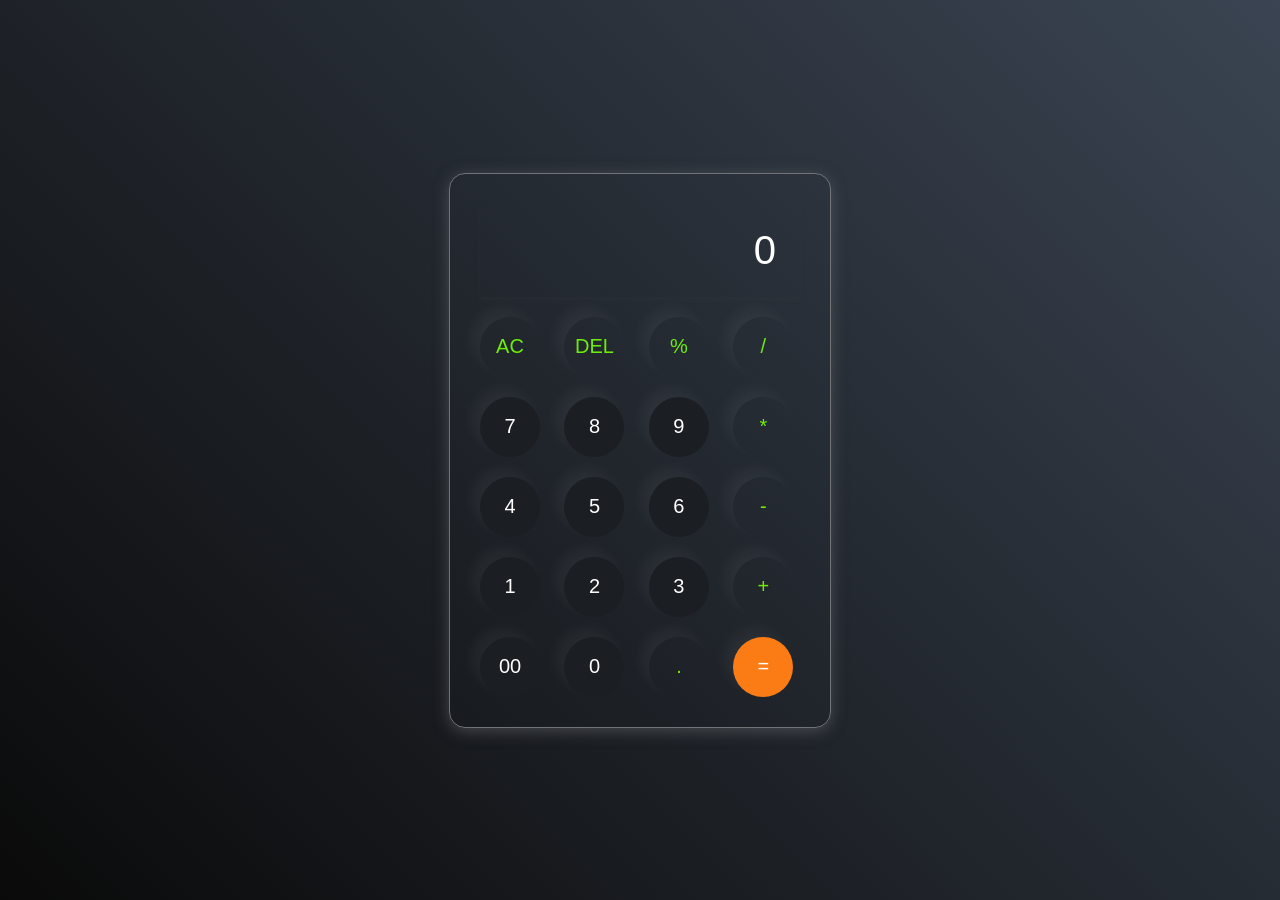
<file: Projects/Calculator/index.html>
<!DOCTYPE html>
<html lang="en">
<head>
  <meta charset="UTF-8">
  <meta name="viewport" content="width=device-width, initial-scale=1.0">
  <title>Calculator</title>
  <link rel="stylesheet" href="styles.css">
</head>
<body>
  <div class="calculator">
    <input type="text" placeholder="0" id="input-box">
    <div>
      <button class="operator">AC</button>
      <button class="operator">DEL</button>
      <button class="operator">%</button>
      <button class="operator">/</button>
    </div>
    <div>
      <button id="no">7</button>
      <button id="no">8</button>
      <button id="no">9</button>
      <button class="operator">*</button>
    </div>
    <div>
      <button id="no">4</button>
      <button id="no">5</button>
      <button id="no">6</button>
      <button class="operator">-</button>
    </div>
    <div>
      <button id="no">1</button>
      <button id="no">2</button>
      <button id="no">3</button>
      <button class="operator">+</button>
    </div>
    <div>
      <button id="no">00</button>
      <button id="no">0</button>
      <button class="operator">.</button>
      <button class="eql-btn">=</button>
    </div>
  </div>
  <script src="app.js"></script>
</body>
</html>
</file>
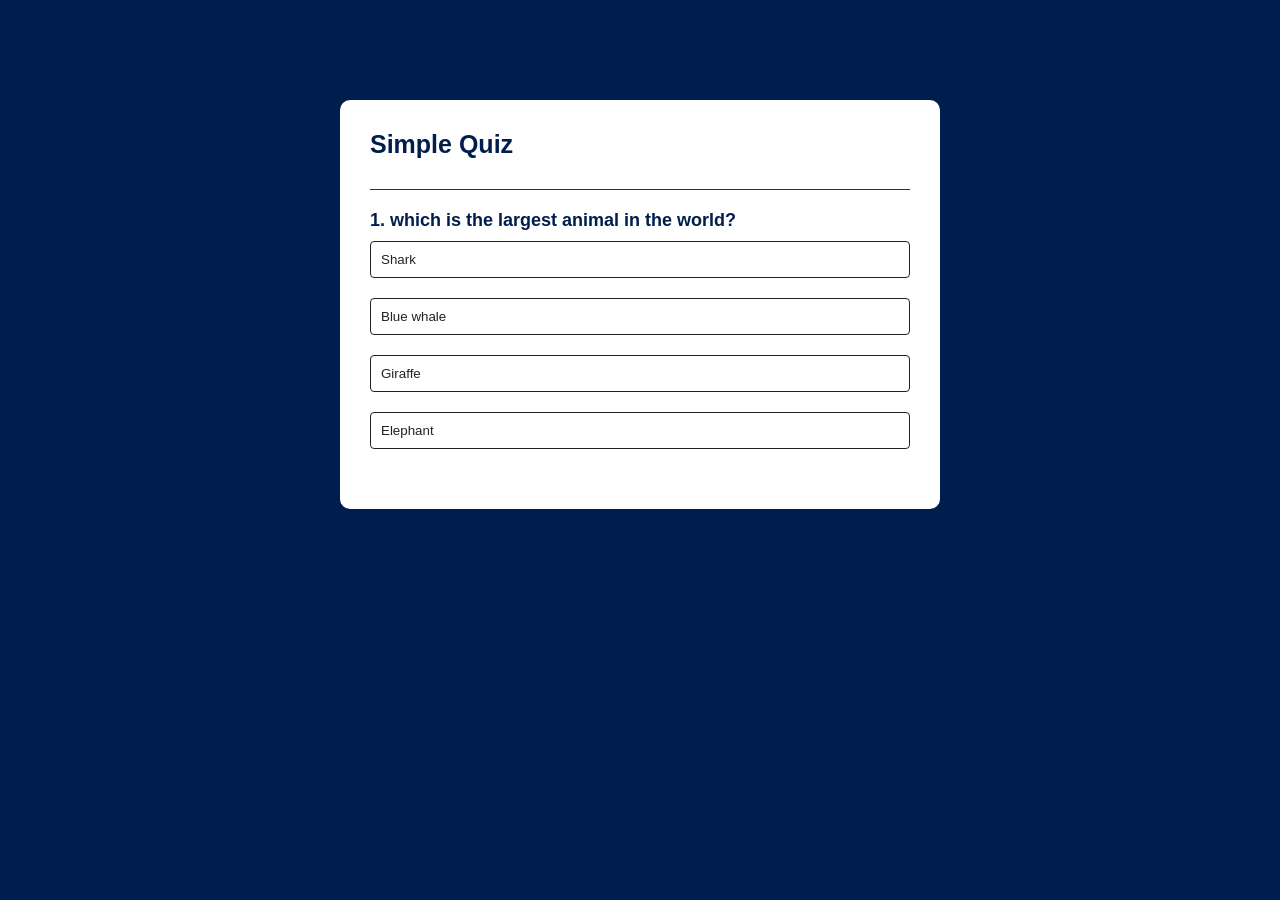
<file: Projects/Quiz App/index.html>
<!DOCTYPE html>
<html lang="en">
  <head>
    <meta charset="UTF-8" />
    <meta name="viewport" content="width=device-width, initial-scale=1.0" />
    <title>Quiz App</title>
    <link rel="stylesheet" href="styles.css" />
  </head>
  <body>
    <div class="app">
      <h1>Simple Quiz</h1>
      <div class="quiz">
        <h2 id="question">Question goes here</h2>
        <div id="answer-buttons">
          <button class="btn">Answer 1</button>
          <button class="btn">Answer 2</button>
          <button class="btn">Answer 3</button>
          <button class="btn">Answer 4</button>
        </div>
        <button id="next-btn">Next</button>
      </div>
    </div>
    <script src="app.js"></script>
  </body>
</html>
</file>
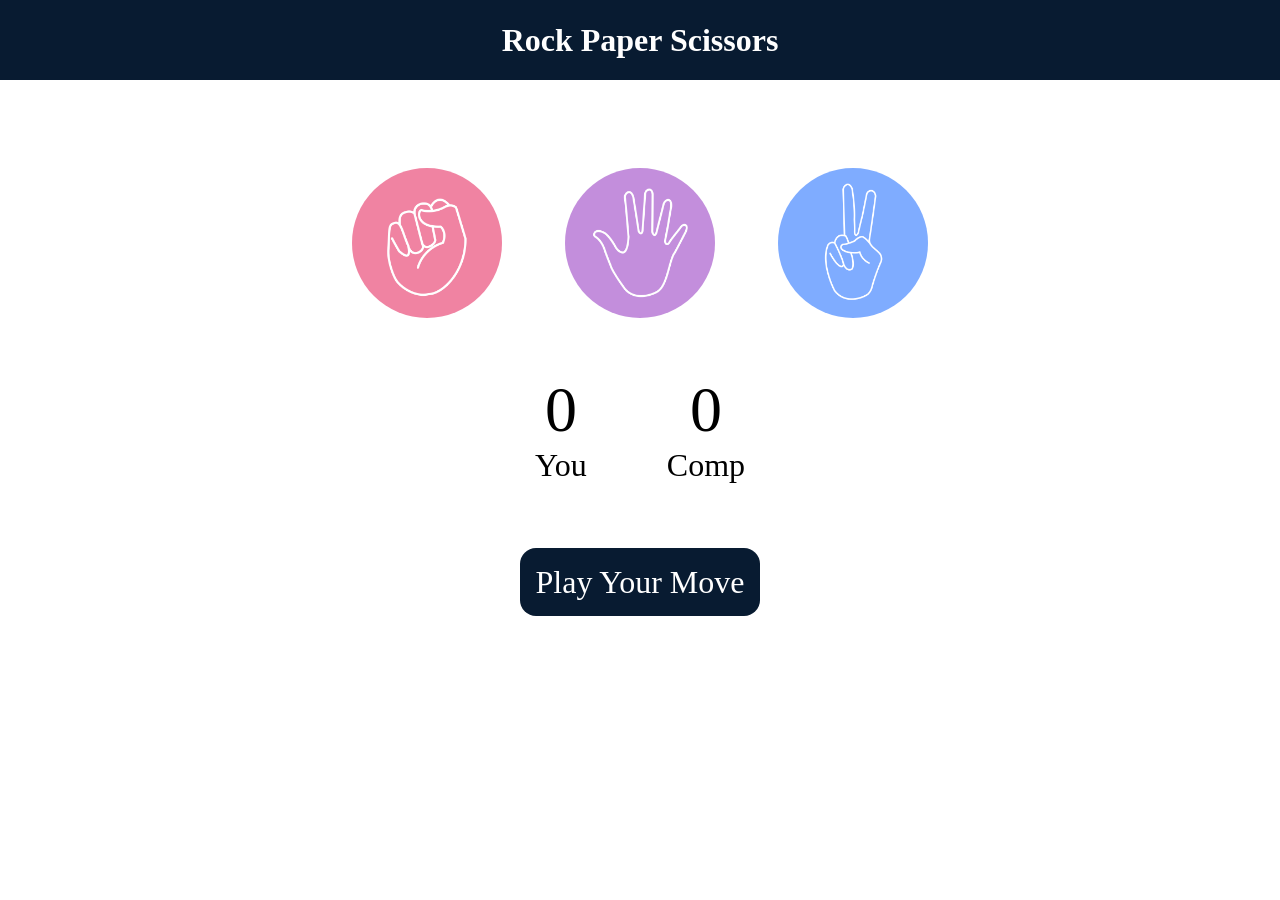
<file: Projects/Rock Paper Sicssors/index.html>
<!DOCTYPE html>
<html lang="en">
  <head>
    <meta charset="UTF-8" />
    <meta name="viewport" content="width=device-width, initial-scale=1.0" />
    <title>Rock Paper Scissors Game</title>
    <link rel="stylesheet" href="styles.css" />
  </head>
  <body>
    <h1>Rock Paper Scissors</h1>
    <div class="choices">
      <div class="choice" id="rock">
        <img src="./images/rock.png" />
      </div>
      <div class="choice" id="paper">
        <img src="./images/paper.png" />
      </div>
      <div class="choice" id="scissors">
        <img src="./images/scissors.png" />
      </div>
    </div>

    <div class="score-board">
      <div class="score">
        <p id="user-score">0</p>
        <p>You</p>
      </div>
      <div>
        <p id="comp-score">0</p>
        <p>Comp</p>
      </div>
    </div>

    <div class="msg-container">
      <p id="msg">Play Your Move</p>
    </div>
    <script src="app.js"></script>
  </body>
</html>
</file>
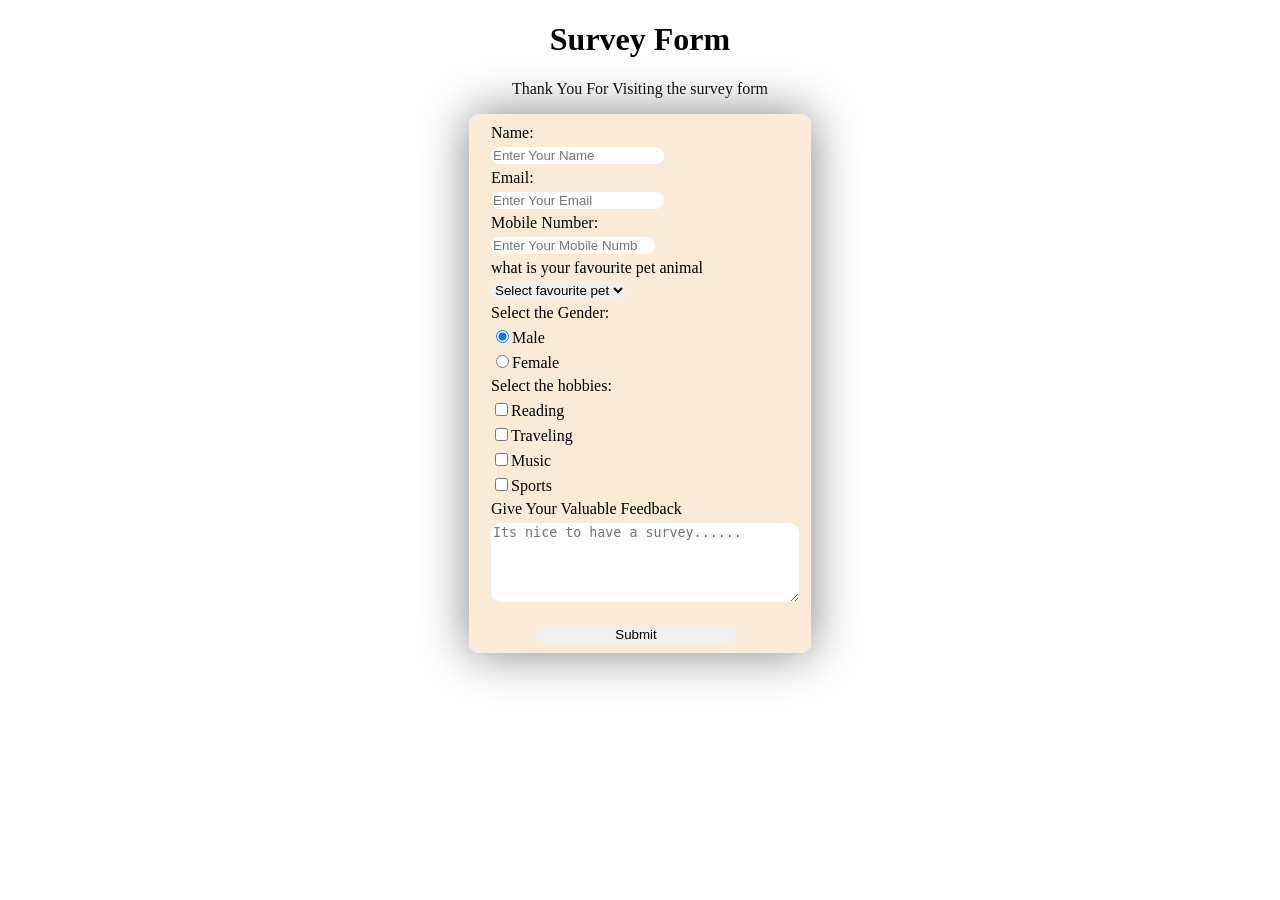
<file: Projects/survey form/index.html>
<!DOCTYPE html>
<html lang="en">
  <head>
    <meta charset="UTF-8" />
    <meta name="viewport" content="width=device-width, initial-scale=1.0" />
    <title>Survey Form</title>
    <link rel="stylesheet" href="styles.css" />
    <h1 id="title">Survey Form</h1>
    <p id="description">Thank You For Visiting the survey form</p>
    <form id="survey-form">
      <fieldset>
        <label for="name" id="name-label">Name:</label>
        <input type="text" id="name" placeholder="Enter Your Name" required />
        <label for="email" id="email-label">Email:</label>
        <input
          id="email"
          type="email"
          placeholder="Enter Your Email"
          required
        />
        <label for="number" id="number-label">Mobile Number:</label>
        <input
          type="number"
          id="number"
          min="10"
          max="10"
          placeholder="Enter Your Mobile Number"
          required
        />
        <label for="dropdown" id="message-label">what is your favourite pet animal</label>
        <select id="dropdown">
          <option selected>Select favourite pet</option>
          <option>Cat</option>
          <option>Dog</option>
          <option>Other</option>
        </select>
        <label>Select the Gender:</label>
        <label>
          <input type="radio" name="gender" value="male" required checked />Male
        </label>
        <label>
          <input type="radio" name="gender" value="female" required />Female
        </label>
        <label>Select the hobbies:</label>
        <label
          ><input type="checkbox" name="hobby" value="reading" />Reading</label
        >
        <label
          ><input type="checkbox" name="hobby" value="traveling" />Traveling</label
        >
        <label><input type="checkbox" name="hobby" value="music" />Music</label>
        <label
          ><input type="checkbox" name="hobby" value="sports" />Sports</label
        >
        <label>Give Your Valuable Feedback</label>
        <textarea
          rows="5"
          cols="36"
          id="textarea"
          placeholder="Its nice to have a survey......"
        ></textarea>
        <input type="submit" value="Submit" id="submit" />
      </fieldset>
    </form>
  </head>
  <body></body>
</html>
</file>
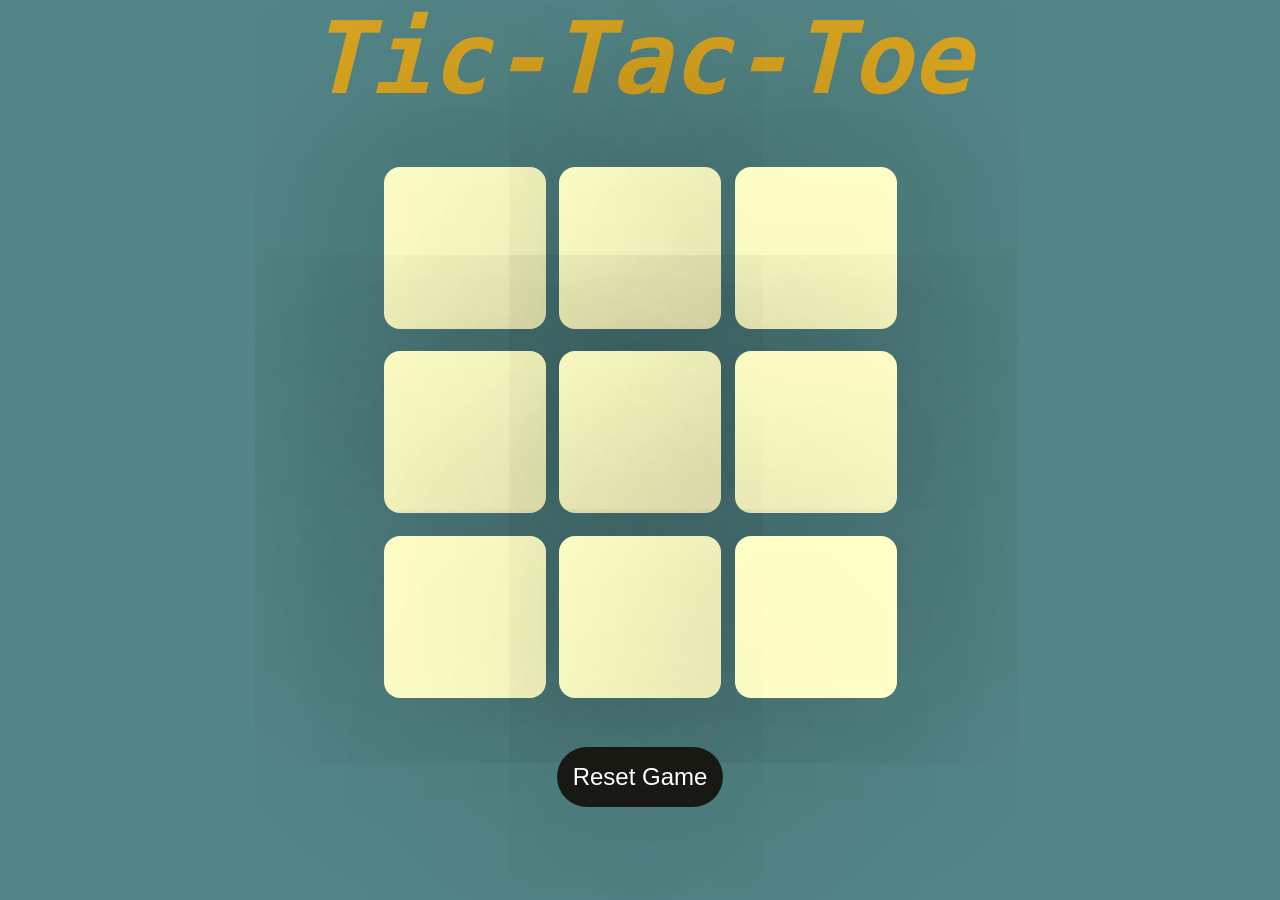
<file: Projects/Tic Tac Toe/index.html>
<!DOCTYPE html>
<html lang="en">
  <head>
    <meta charset="UTF-8" />
    <meta name="viewport" content="width=device-width, initial-scale=1.0" />
    <title>Tic-Tac-Toe Game</title>
    <link rel="stylesheet" href="styles.css" /> 
  </head>
  <body>
    <div class="msg-container hide">
      <p id="msg">Winner</p>
      <button id="new-btn">New Game</button>
    </div>
    <div class="draw hide">
      <p id="tie">Draw</p> 
    </div>
    <div class="msg-container hide" id="draw-msg">
      <p>It's a Draw!</p>
      <button id="new-draw-btn">New Game</button>
    </div>
    <main>
      <h1>Tic-Tac-Toe</h1>
      <div class="container">
        <div class="game">
          <button class="box"></button>
          <button class="box"></button>
          <button class="box"></button>
          <button class="box"></button>
          <button class="box"></button>
          <button class="box"></button>
          <button class="box"></button>
          <button class="box"></button>
          <button class="box"></button>
        </div>
      </div>
      <button id="reset-btn">Reset Game</button>
    </main>
    <script src="app.js"></script>
  </body>
</html>
</file>
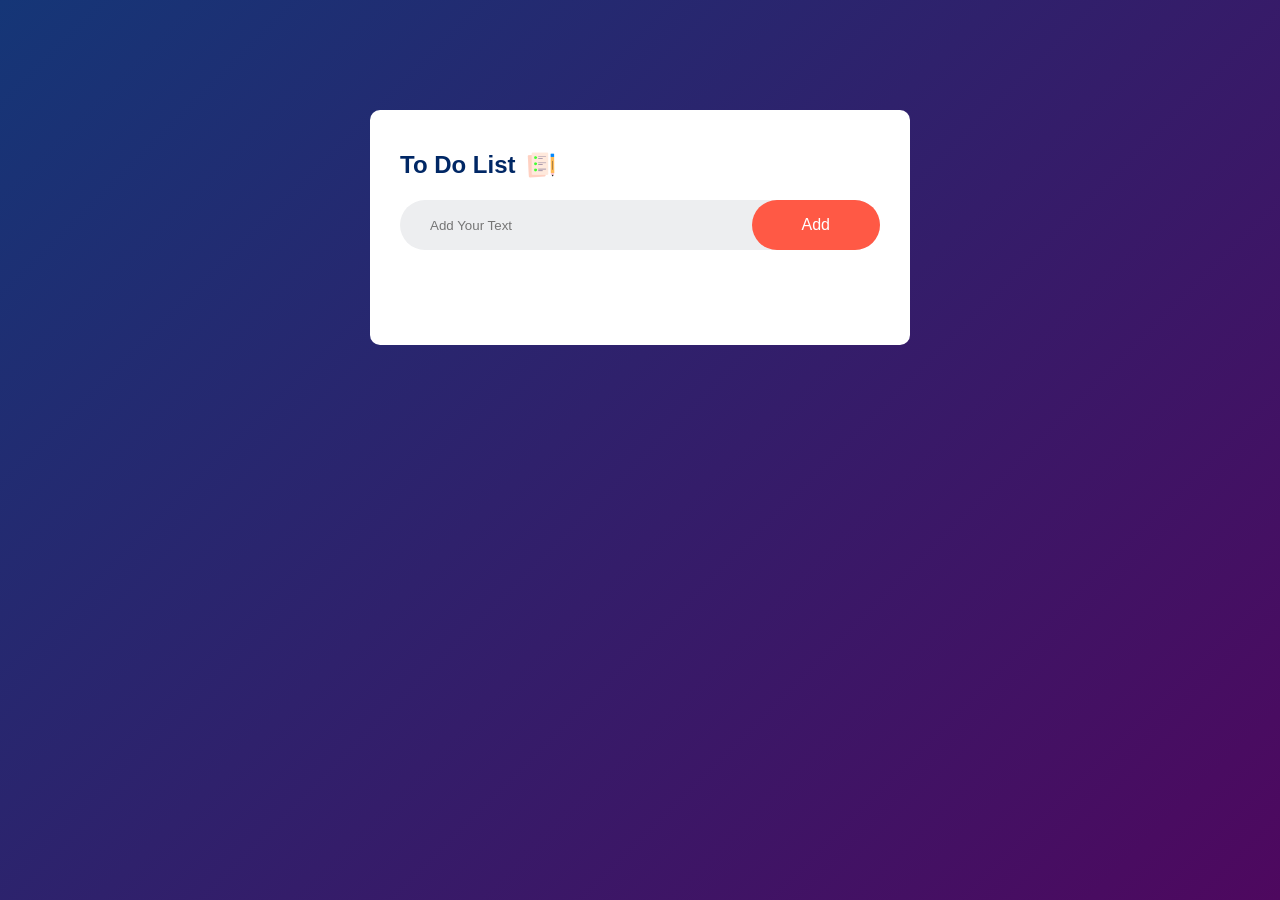
<file: Projects/To Do List/index.html>
<!DOCTYPE html>
<html lang="en">
  <head>
    <meta charset="UTF-8" />
    <meta name="viewport" content="width=device-width, initial-scale=1.0" />
    <title>To-Do-List</title>
    <link rel="stylesheet" href="styles.css" />
  </head>
  <body>
    <div class="container">
      <div class="to-do-app">
        <h2>To Do List<img src="images/icon.png" /></h2>
        <div class="row">
          <input type="text" id="input-box" placeholder="Add Your Text " />
          <button onclick="addTask()">Add</button>
        </div>
        <ul id="list-container">
          <!-- <li class="checked">Task 1</li>
          <li>Task 2</li>
          <li>Task 3</li> -->
        </ul>
      </div>
    </div>
    <script src="app.js"></script>
  </body>
</html>
</file>
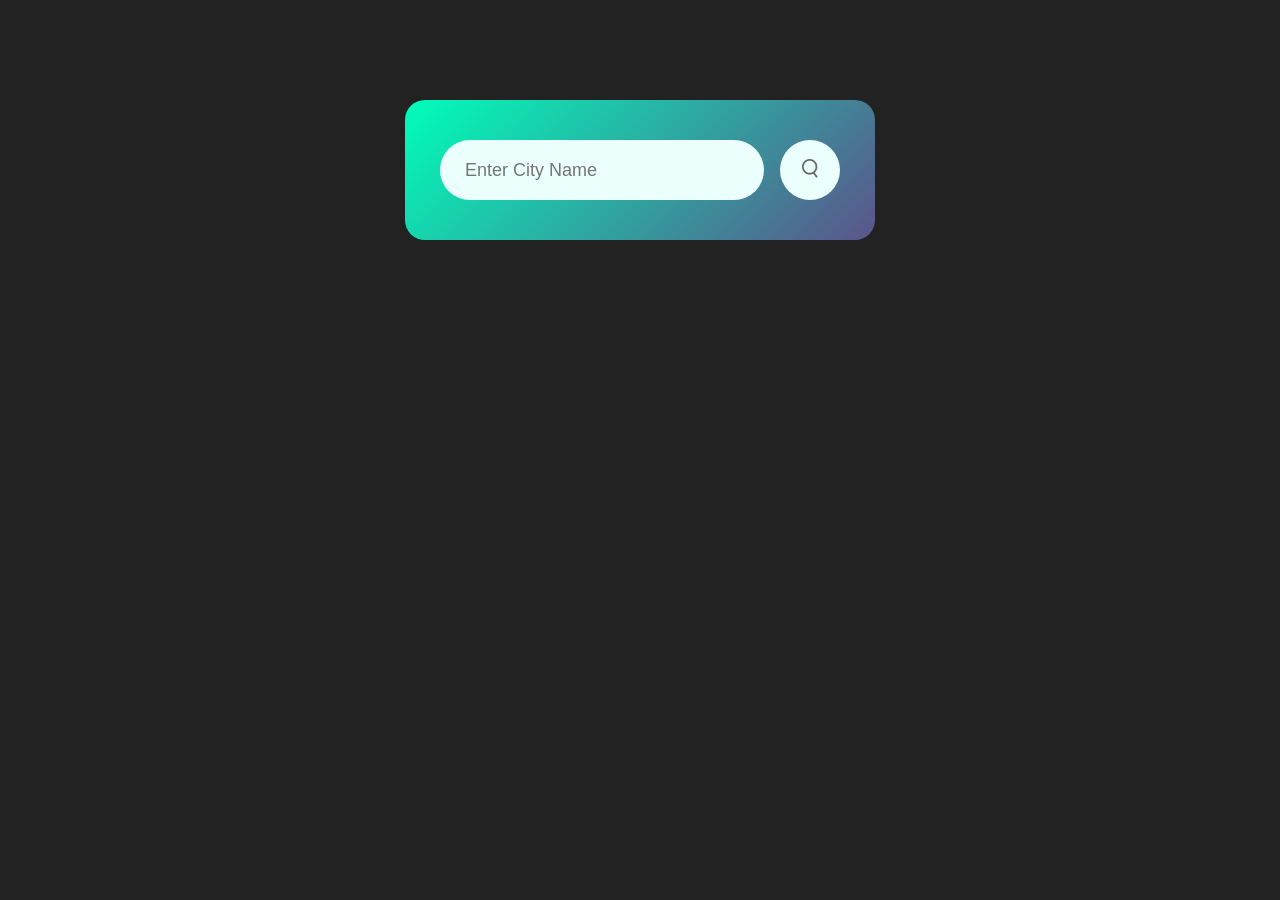
<file: Projects/WeatherApp/index.html>
<!DOCTYPE html>
<html lang="en">
  <head>
    <meta charset="UTF-8" />
    <meta name="viewport" content="width=device-width, initial-scale=1.0" />
    <title>Weather App</title>
    <link rel="stylesheet" href="styles.css" />
  </head>
  <body>
    <div class="card">
      <div class="search">
        <input type="text" placeholder="Enter City Name" spellcheck="false " />
        <button><img src="images/search.png" /></button>
      </div>
      <div class="error">
        <p>Invalid City Name.</p>
      </div>
      <div class="weather">
        <img src="images/rain.png" class="weather-icon" />
        <h1 class="temp">22°c</h1>
        <h2 class="city">New York</h2>
        <div class="details">
          <div class="col">
            <img src="images/humidity.png" />
            <div>
              <p class="humidity">50%</p>
              <p>Humidity</p>
            </div>
          </div>
          <div class="col">
            <img src="images/wind.png" />
            <div>
              <p class="wind">15 km/h</p>
              <p>Wind Speed</p>
            </div>
          </div>
        </div>
      </div>
    </div>
    <script src="app.js"></script>
  </body>
</html>
</file>
<file: Projects/Calculator/styles.css>
*{
  margin: 0;
  padding: 0;
  box-sizing: border-box;
  font-family: 'Poppins', sans-serif;
}
body {
  width: 100%;
  height: 100vh;
  display: flex;
  justify-content: center;
  align-items: center;
  background: linear-gradient(45deg, #0a0a0a, #3a4452);
}
.calculator{
  border: 1px solid #717377;
  padding: 20px;
  border-radius: 16px;
  background: transparent;
  box-shadow: 0px 3px 15px rgba(113,115,119,0.5);

}

input{
  width: 320px ;
  border: none;
  padding: 24px;
  margin: 10px;
  background: transparent;
  box-shadow: 0px 3px 5px rgba(84,84,84,0.1);
  font-size: 40px;
  text-align: right;
  cursor: pointer;
  color: #fff;
}

input::placeholder{
  color:#fff;

}

button{
  border: none;
  width: 60px;
  height: 60px;
  margin: 10px;
  border-radius: 50%;
  background: transparent;
  color: #fff;
  box-shadow: -8px -8px 15px rgba(255,255,255,0.05);
  font-size: 20px;
  cursor: pointer;
}
.eql-btn{
  background: #fb7c14;
}
#no{
  background: #1B1F24;
}
.operator{
  color:#6dee0a;
}
</file>
<file: Projects/Quiz App/styles.css>
* {
  margin: 0;
  padding: 0;
  font-family: "Poppins", sans-serif;
  box-sizing: border-box;
}
body {
  background: #001e4d;
}
.app {
  background: #fff;
  width: 90%;
  max-width: 600px;
  margin: 100px auto 0;
  border-radius: 10px;
  padding: 30px;
}
.app h1 {
  font-size: 25px;
  color: #001e4d;
  font-weight: 600;
  border-bottom: 1px solid #333;
  padding-bottom: 30px;
}
.quiz {
  padding: 20px 0;
}
.quiz h2 {
  font-size: 18px;
  color: #001e4d;
  font-weight: 600;
}
.btn {
  background: #fff;
  color: #222;
  font-weight: 500;
  width: 100%;
  border: 1px solid #222;
  padding: 10px;
  margin: 10px 0;
  text-align: left;
  border-radius: 4px;
  cursor: pointer;
  transition: all 0.3s;
}
.btn:hover:not([disabled]) {
  background: #222;
  color: #fff;
}
.btn:disabled {
  cursor: no-drop;
}
#next-btn {
  background: #001e4d;
  color: #fff;
  font-weight: 500;
  width: 150px;
  border: 0;
  padding: 10px;
  margin: 20px auto 0;
  border-radius: 4px;
  cursor: pointer;
  display: none;
}
.correct {
  background: #9aeabc;
}
.incorrect {
  background: #ff9393;
}
</file>
<file: Projects/Rock Paper Sicssors/styles.css>
* {
  margin: 0;
  padding: 0;
  text-align: center;
}

h1 {
  background-color: #081b31;
  color: white;
  height: 5rem;
  line-height: 5rem;
}

.choice {
  height: 165px;
  width: 165px;
  display: flex;
  justify-content: center;
  align-items: center;
  border-radius: 50%;
}

img {
  height: 150px;
  width: 150px;
  object-fit: cover;
  border-radius: 50%;
}
.choices {
  display: flex;
  justify-content: center;
  align-items: center;
  gap: 3rem;
  margin-top: 5rem;
  /* border-radius: 50% ; */
}

.choice:hover {
  cursor: pointer;
  background-color: #081b31;
}

.score-board {
  display: flex;
  justify-content: center;
  gap: 5rem;
  align-items: center;
  font-size: 2rem;
  margin-top: 3rem;
}

#user-score,
#comp-score {
  font-size: 4rem;
}

.msg-container {
  margin-top: 5rem;
}

#msg {
  background-color: #081b31;
  color: #fff;
  font-size: 2rem;
  display: inline;
  padding: 1rem;
  border-radius: 1rem;
}
</file>
<file: Projects/survey form/styles.css>
fieldset{
  background-color:antiquewhite;
  color: black;
  max-width: 500px;
  min-width: 300px;
  border: none;
  border-radius: 10px;
  box-shadow: 0px 0px 50px grey; 
}
label{
  display: block;
  margin-left: 10px;
  margin-top: 5px;
}
body{
  background-color: white;
}
form{
  display: flex;
  justify-content: center;
}
#title{
  display: flex;
  justify-content: center;
}
#description{
  display: flex;
  justify-content: center;
}
#name{
  margin-top: 5px;
  margin-left: 10px;
  border: none;
  border-radius: 10px;
  outline: none;
}
#email{
  margin-top: 5px;
  margin-left: 10px;
  border: none;
  border-radius: 10px;
  outline: none;
}
#number{
  margin-top: 5px;
  margin-left: 10px;
  width: 160px;
  border: none;
  border-radius: 10px;
  outline: none;
}
#dropdown{
  margin-top: 5px;
  margin-left: 10px;
  border: none;
  border-radius: 10px;
  outline: none;
}
#textarea{
  margin-top: 5px;
  margin-left: 10px;
  border: none;
  border-radius: 10px;
  outline: none;
}
#submit{
  margin-top: 20px;
  margin-left: 55px;
  width: 200px;
  display: block;
  border-radius: 10px;
  cursor: pointer;
  outline: none;
  border: none;
  transition: background-color 1.3s, transform 0.5s;
}
#submit:hover{
  background-color:saddlebrown;
  transform: scale(1.1);
  color: white;
}
</file>
<file: Projects/Tic Tac Toe/styles.css>
* {
  margin: 0;
  padding: 0;
}
body {
  background-color: #548687;
  text-align: center;
}
.container {
  height: 70vh;
  display: flex;
  justify-content: center;
  align-items: center;
}
.game {
  height: 60vmin;
  width: 60vmin;
  display: flex;
  flex-wrap: wrap;
  justify-content: center;
  align-items: center;
  gap: 1.5vmin;
}
.box {
  height: 18vmin;
  width: 18vmin;
  border-radius: 1rem;
  border: none;
  box-shadow: 0 0 1000rem rgba(0, 0, 0, 0.4);
  font-size: 8vmin;
  color: #b0413e;
  background-color: #ffffc7;
}
#reset-btn {
  border-radius: 10rem;
  box-shadow: 0 0 1000rem rgba(0, 0, 0, 0.4);
  padding: 1rem;
  font-size: 1.5rem;
  background-color: #191913;
  color: #fff;
  border: none;
}
#new-btn {
  border-radius: 10rem;
  box-shadow: 0 0 1000rem rgba(0, 0, 0, 0.4);
  padding: 1rem;
  font-size: 1.5rem;
  background-color: #191913;
  color: #fff;
  border: none;
}
#msg {
  color: #ffffc7;
  font-size: 8vmin;
}
.msg-container {
  height: 100vmin;
  display: flex;
  flex-wrap: wrap;
  justify-content: center;
  align-items: center;
  flex-direction: column;
  gap: 4rem;
}
.hide {
  display: none;
}
h1 {
  font-size: 100px;
  font-style: italic;
  font-family: monospace;
  color: goldenrod;
  transition: font-size 0.3s;
}
h1:hover {
  font-size: 120px;
}
#new-btn {
  background-color: #191913;
  transition: background-color 0.3s, color 0.3s;
}

#reset-btn {
  background-color: #191913;
  transition: background-color 0.3s, color 0.3s;
}

#new-btn:hover {
  background-color: goldenrod;
  color: darkgreen;
}

#reset-btn:hover {
  background-color: goldenrod;
  color: darkgreen;
}
.class{
  height: 100vmin;
  display: flex;
  flex-wrap: wrap;
  justify-content: center;
  align-items: center;
  flex-direction: column;
  gap: 4rem;
}

#new-draw-btn {
  border-radius: 10rem;
  box-shadow: 0 0 1000rem rgba(0, 0, 0, 0.4);
  padding: 1rem;
  font-size: 1.5rem;
  background-color: #191913;
  color: #fff;
  border: none;
}

#new-draw-btn:hover {
  background-color: goldenrod;
  color: darkgreen;
}

#draw-msg {
  color: #ffffc7;
  font-size: 8vmin;
}
</file>
<file: Projects/To Do List/styles.css>
* {
  margin: 0;
  padding: 0;
  font-family: "Poppins", sans-serif;
  box-sizing: border-box;
}
.container {
  width: 100%;
  min-height: 100vh;
  background: linear-gradient(135deg, #153677, #4e085f);
  padding: 10px;
}
.to-do-app {
  width: 100%;
  max-width: 540px;
  background: #fff;
  margin: 100px auto 20px;
  padding: 40px 30px 70px;
  border-radius: 10px;
}
.to-do-app h2 {
  color: #002765;
  display: flex;
  align-items: center;
  margin-bottom: 20px;
}

.to-do-app h2 img {
  width: 30px;
  margin-left: 10px;
}
.row {
  display: flex;
  align-items: center;
  justify-content: space-between;
  background: #edeef0;
  border-radius: 30px;
  padding-left: 20px;
  margin-bottom: 25px;
}
input {
  flex: 1;
  border: none;
  outline: none;
  background: transparent;
  padding: 10px;
}
button {
  border: none;
  outline: none;
  padding: 16px 50px;
  background: #ff5945;
  color: #fff;
  font-size: 16px;
  cursor: pointer;
  border-radius: 45px;
}
ul li {
  list-style: none;
  font-size: 17px;
  padding: 12px 8px 12px 50px;
  user-select: none;
  cursor: pointer;
  position: relative;
}
ul li::before {
  content: "";
  position: absolute;
  height: 28px;
  width: 28px;
  border-radius: 50%;
  background-image: url(images/unchecked.png);
  background-size: cover;
  background-position: center;
  top: 12px;
  left: 8px;
}
ul li.checked {
  color: #555;
  text-decoration: line-through;
}
ul li.checked::before {
  background-image: url(images/checked.png);
}
ul li span{
  position: absolute;
  right: 0;
  top: 5px;
  width: 40px;
  height: 40px;
  font-size: 22px;
  color: #555;
  line-height: 40px;
  text-align: center;
}
ul li span:hover{
  background: #edeef0;
  border-radius: 50%;
}
</file>
<file: Projects/WeatherApp/styles.css>
* {
  margin: 0;
  padding: 0;
  font-family: "Poppins", sans-serif;
  box-sizing: border-box;
}

body {
  background-color: #222;
}
.card {
  width: 90%;
  max-width: 470px;
  background: linear-gradient(135deg, #00feba, #5b548a);
  color: #fff;
  margin: 100px auto 0;
  border-radius: 20px;
  padding: 40px 35px;
  text-align: center;
}
.search {
  width: 100%;
  display: flex;
  align-items: center;
  justify-content: space-between;
}
.search input {
  border: 0;
  outline: 0;
  background: #ebfffc;
  color: #555;
  padding: 10px 25px;
  height: 60px;
  border-radius: 30px;
  flex: 1;
  margin-right: 16px;
  font-size: 18px;
}

.search button {
  border: 0;
  outline: 0;
  background: #ebfffc;
  border-radius: 50%;
  width: 60px;
  height: 60px;
  cursor: pointer;
}

.search button img {
  width: 16px;
}
.weather-icon {
  width: 170px;
  margin-top: 30px;
}
.weather h1 {
  font-size: 80px;
  font-weight: 500;
}
.weather h2 {
  font-size: 45px;
  font-weight: 400;
  margin-top: -10px;
}
.details{
  display: flex;
  align-items: center;
  justify-content: space-between;
  padding: 0 20px;
  margin-top: 50px;
}
.col{
  display: flex;
  align-items: center;
  text-align: left;

}
.col img{
  width: 40px;
  margin-right: 10px;
}
.humidity, .wind{
   font-size: 28px;
   margin-top: -6px;
}
.weather{
  display: none;
}
.error{
  text-align: left;
  margin-left: 10px;
  font-size: 10px;
  margin-top: 10px;
  display: none;
}
</file>
